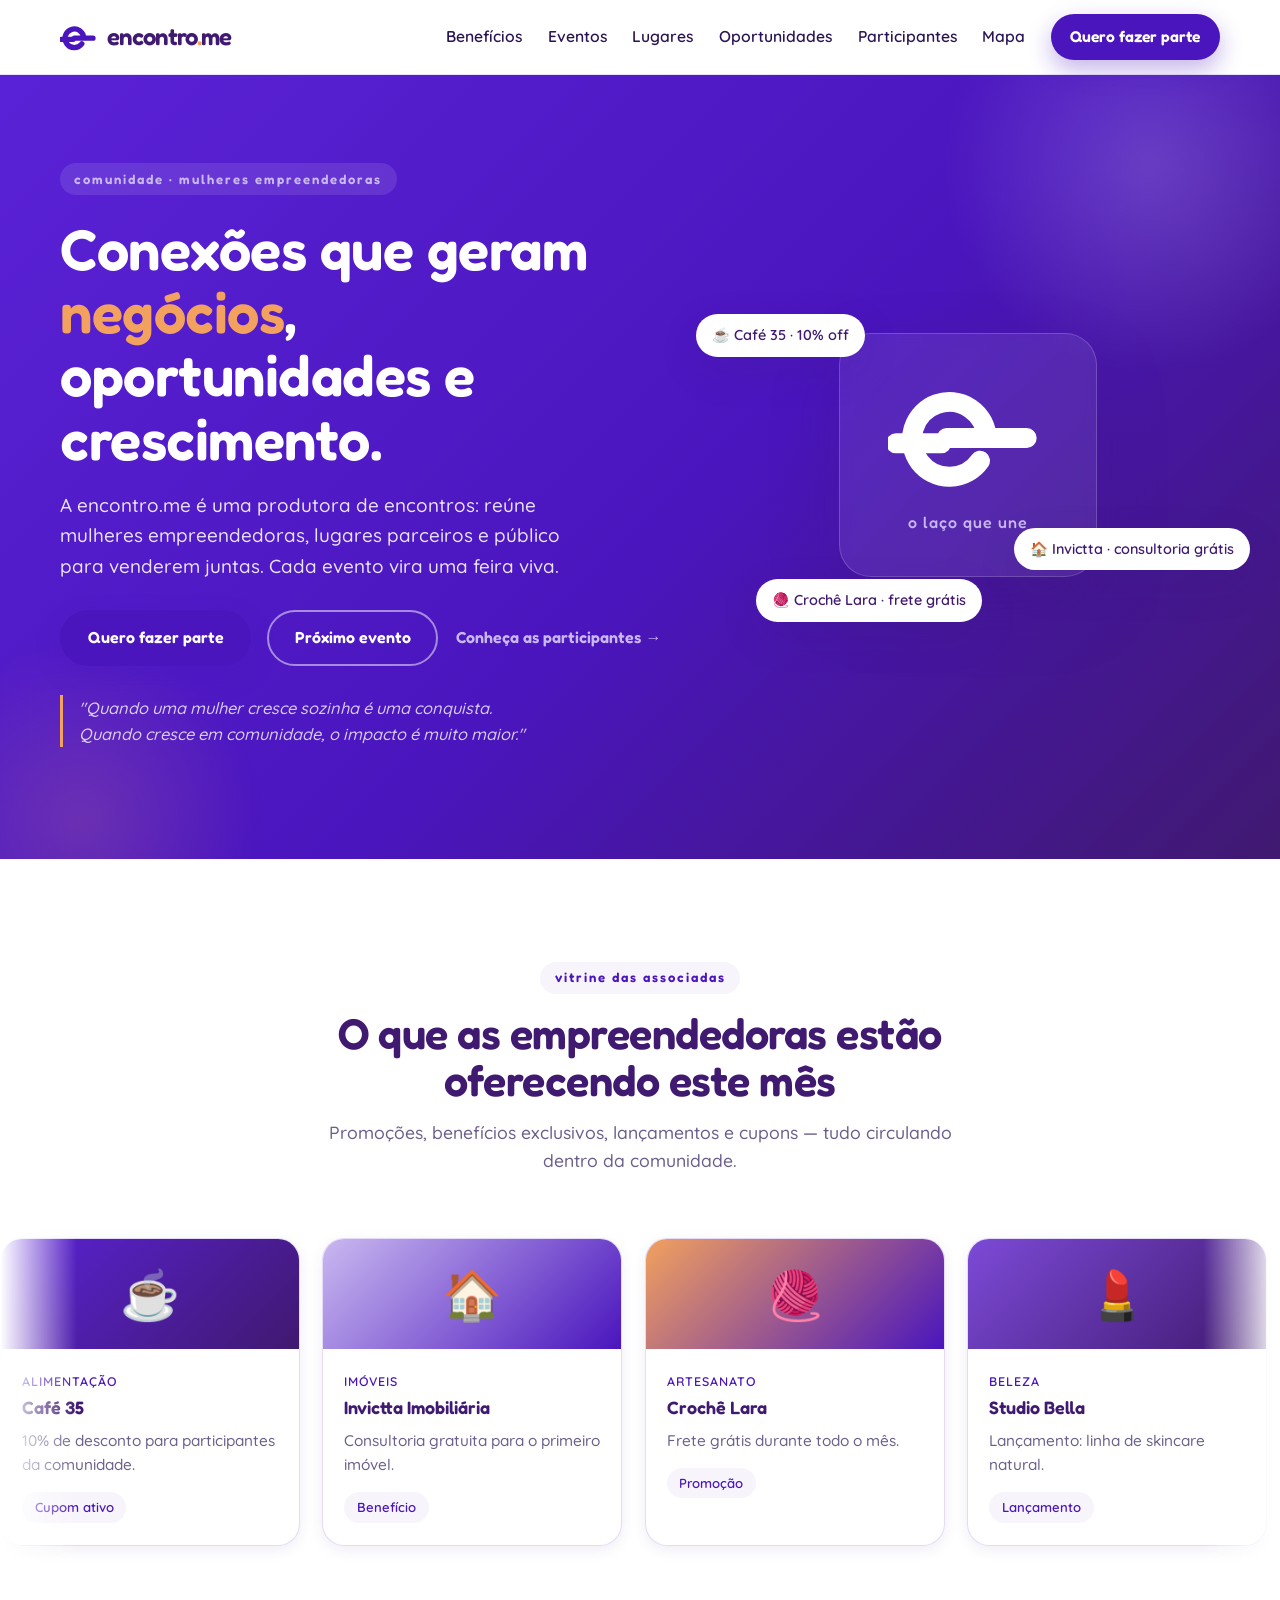
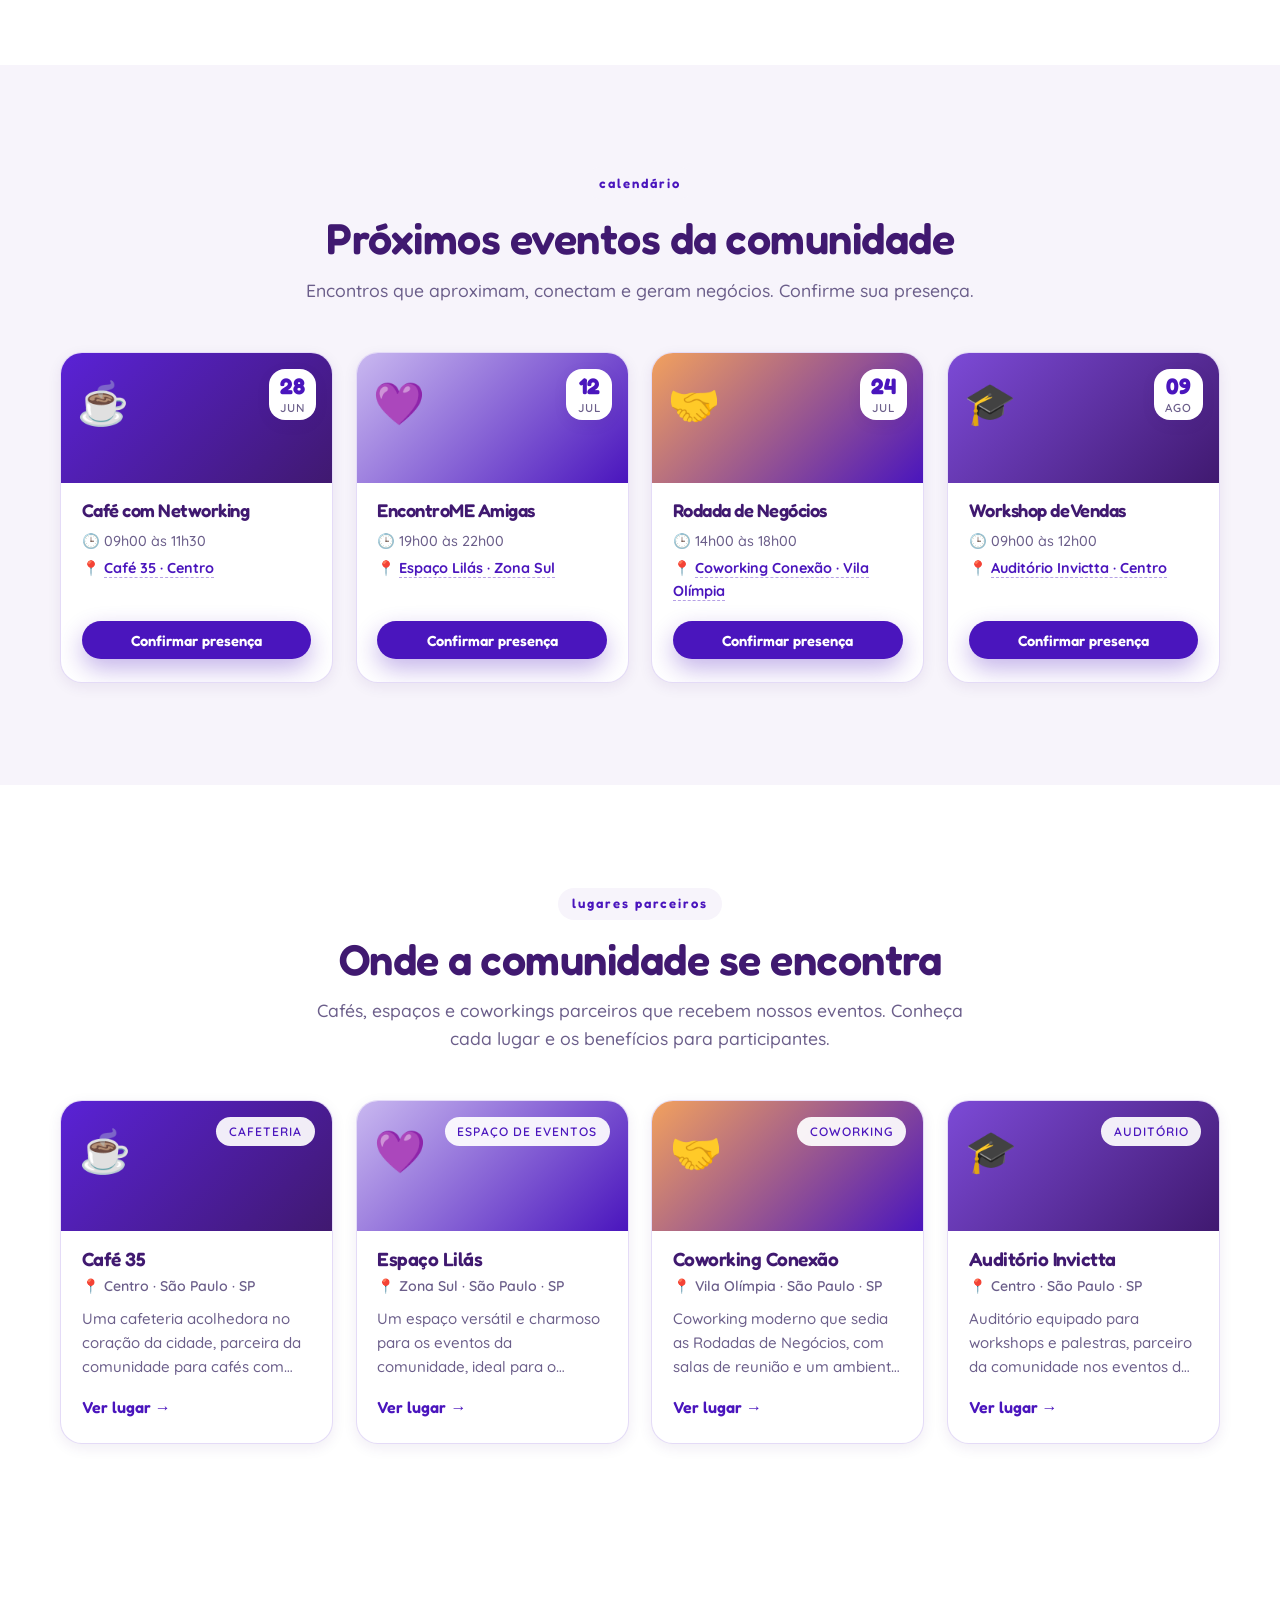
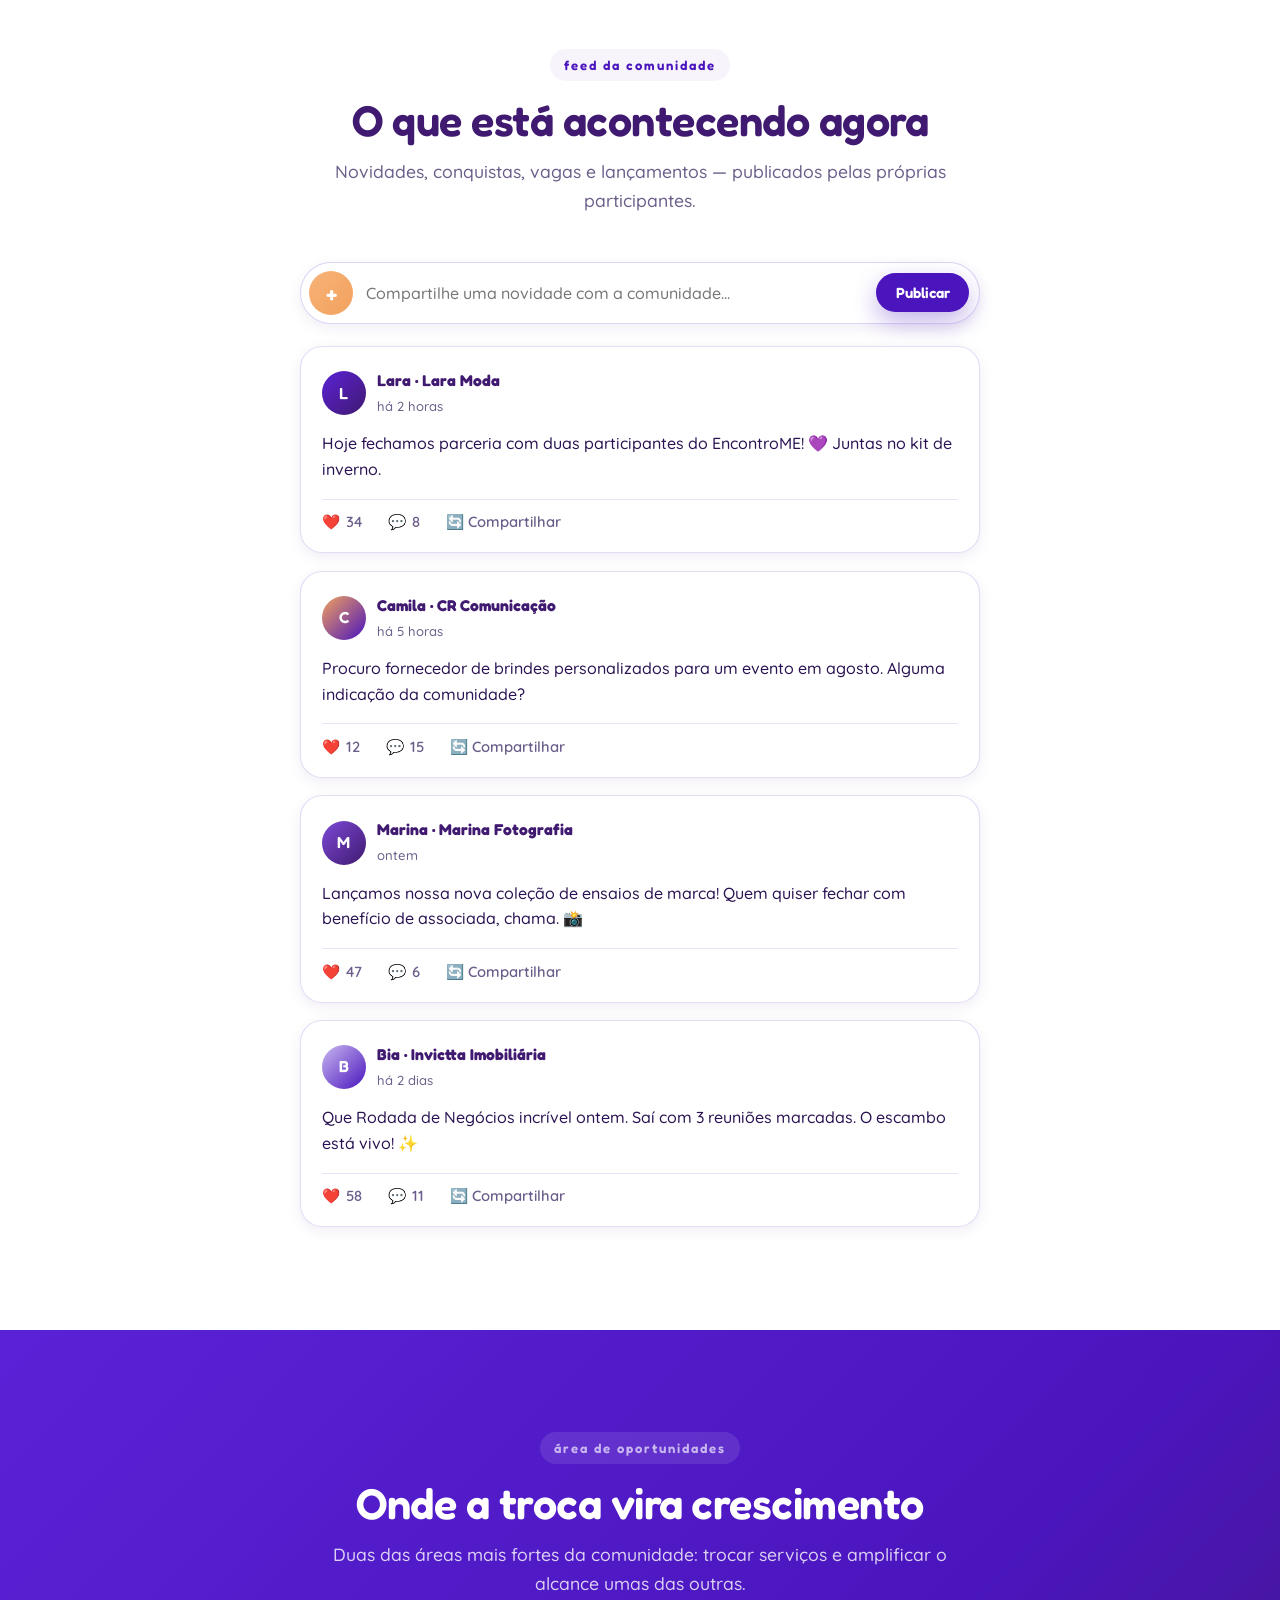
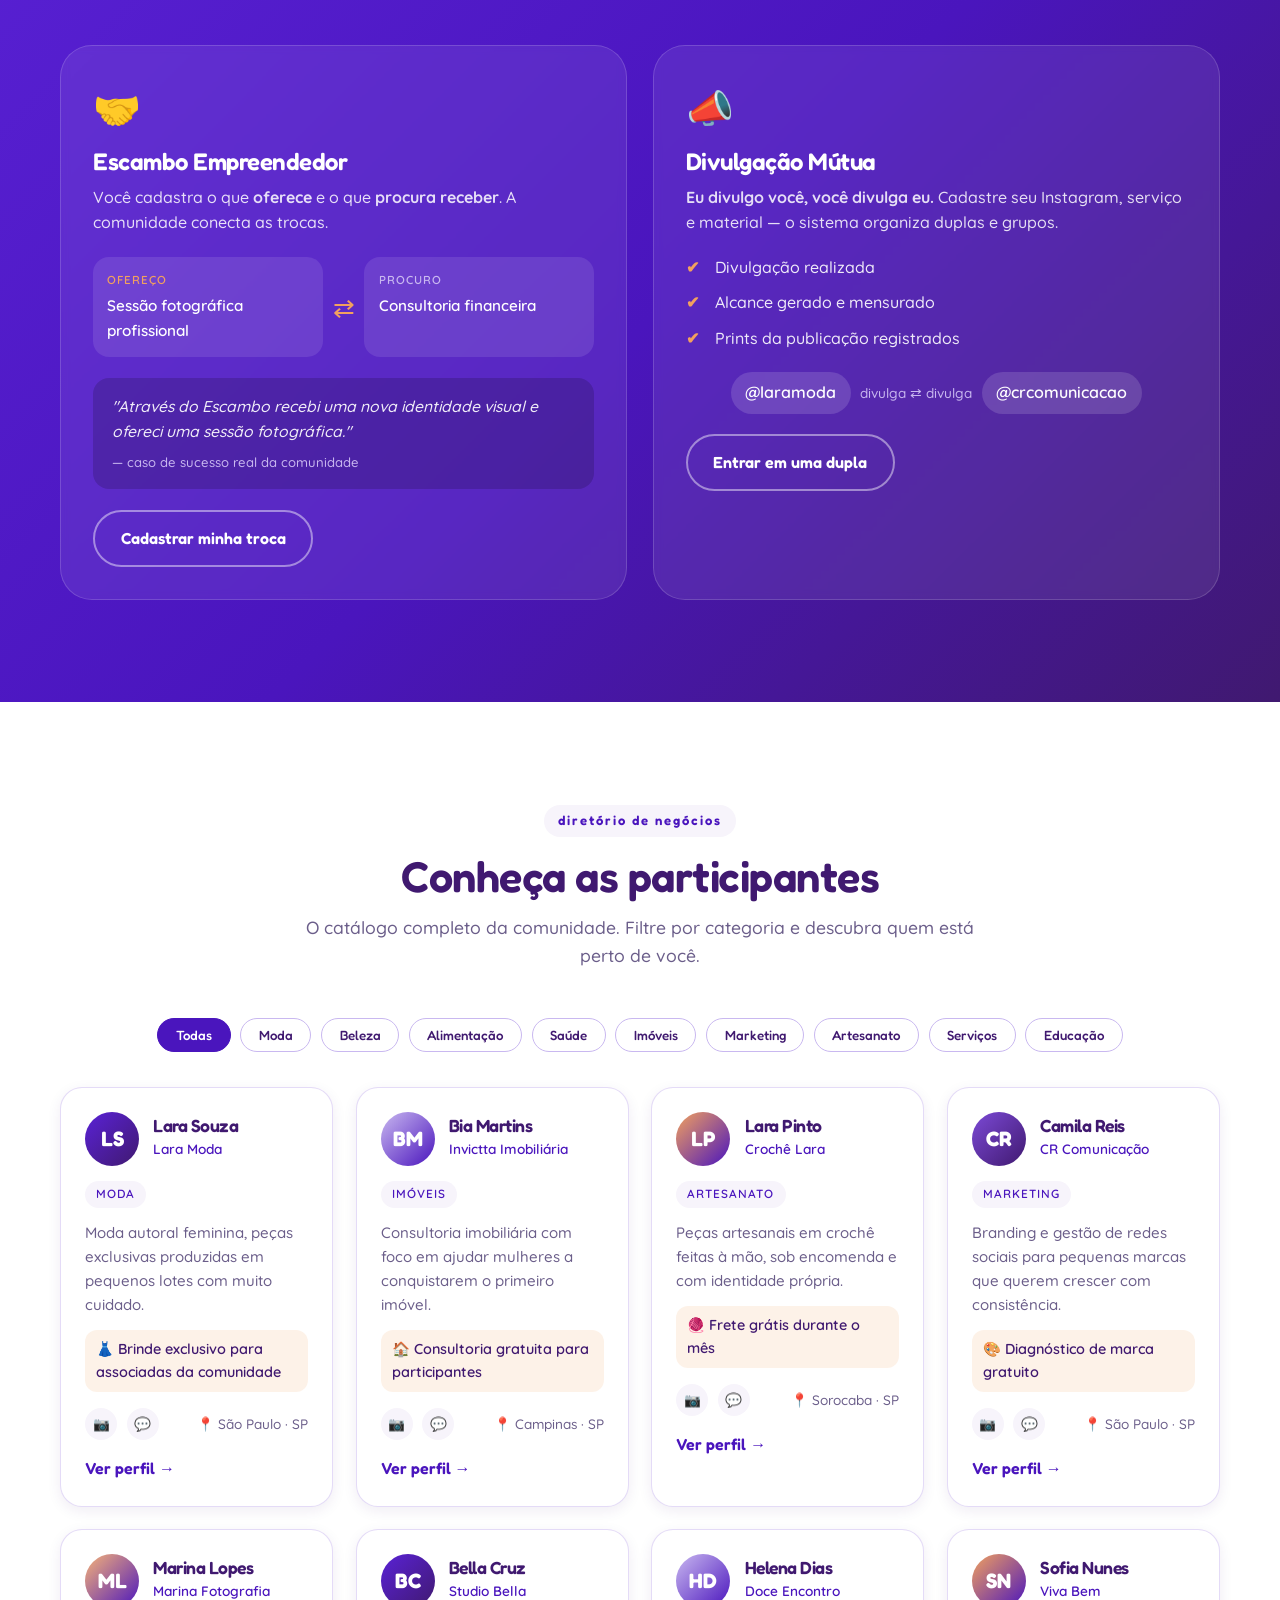
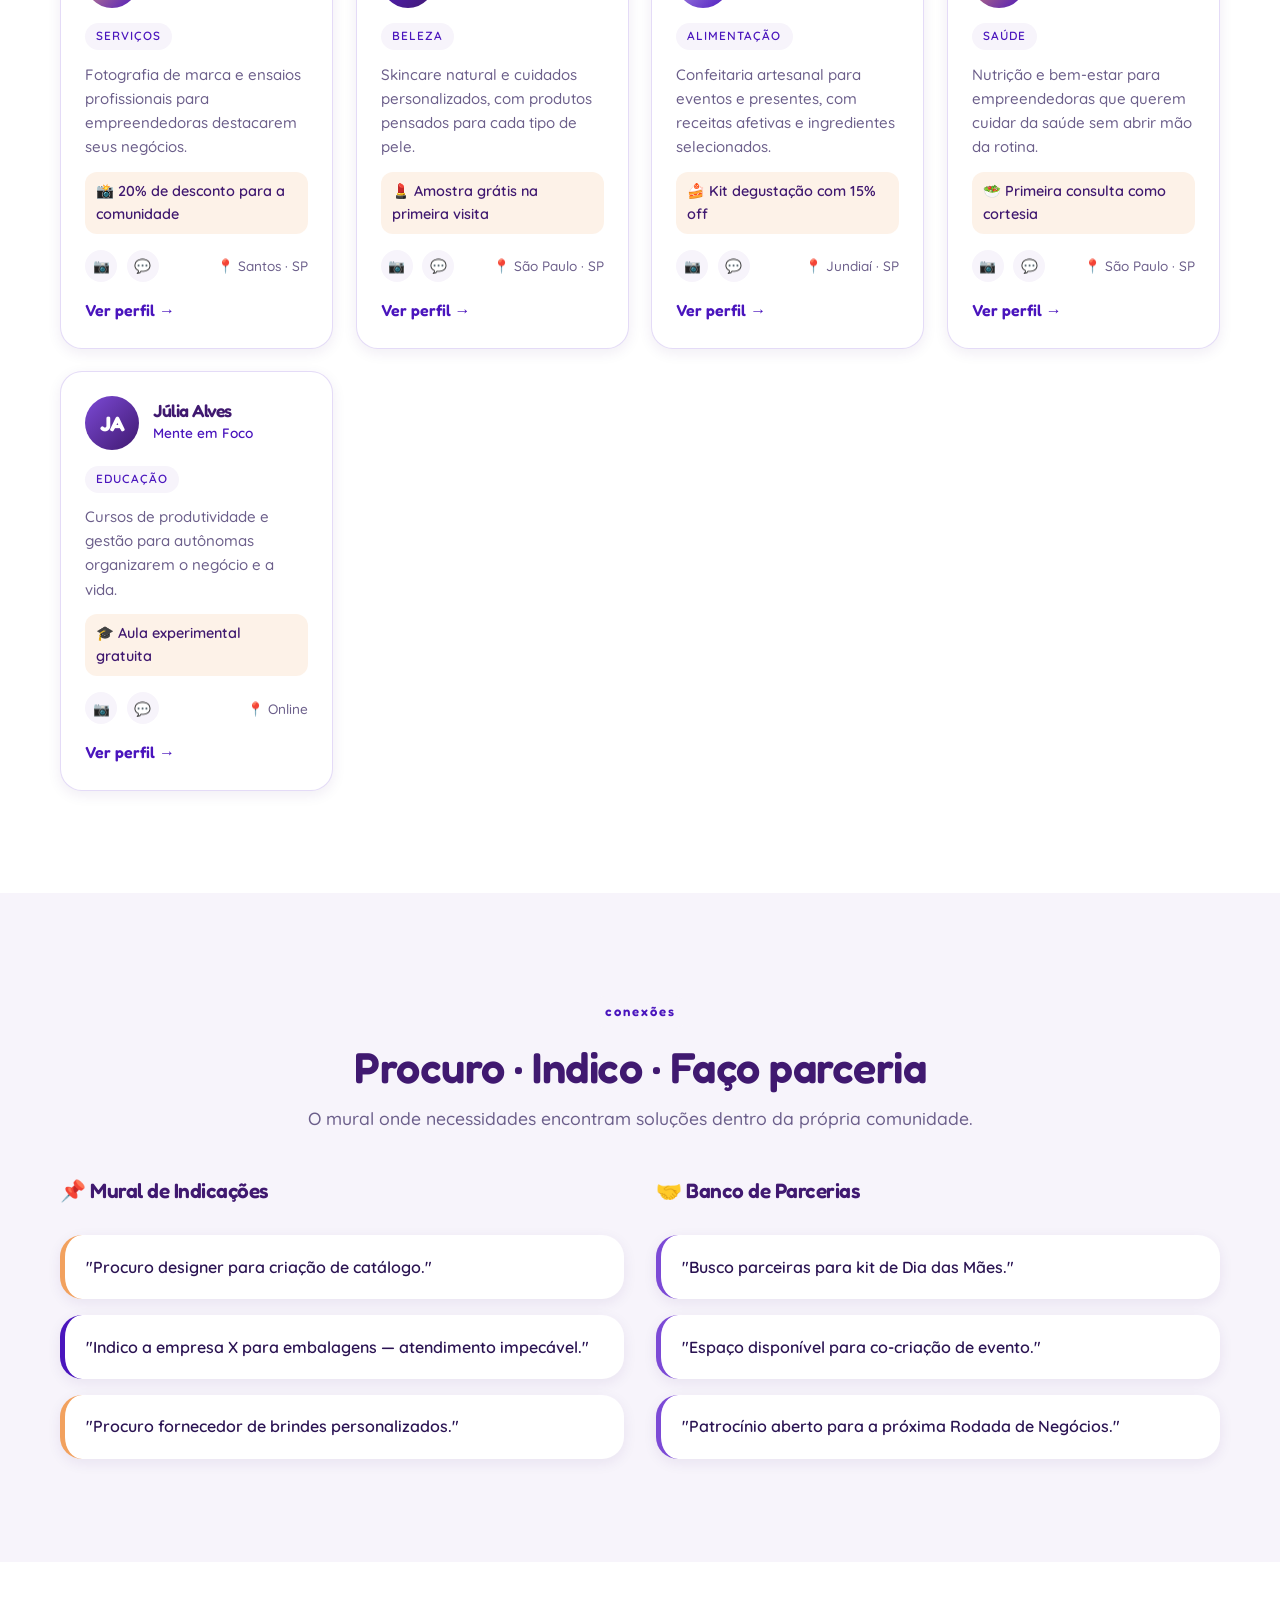
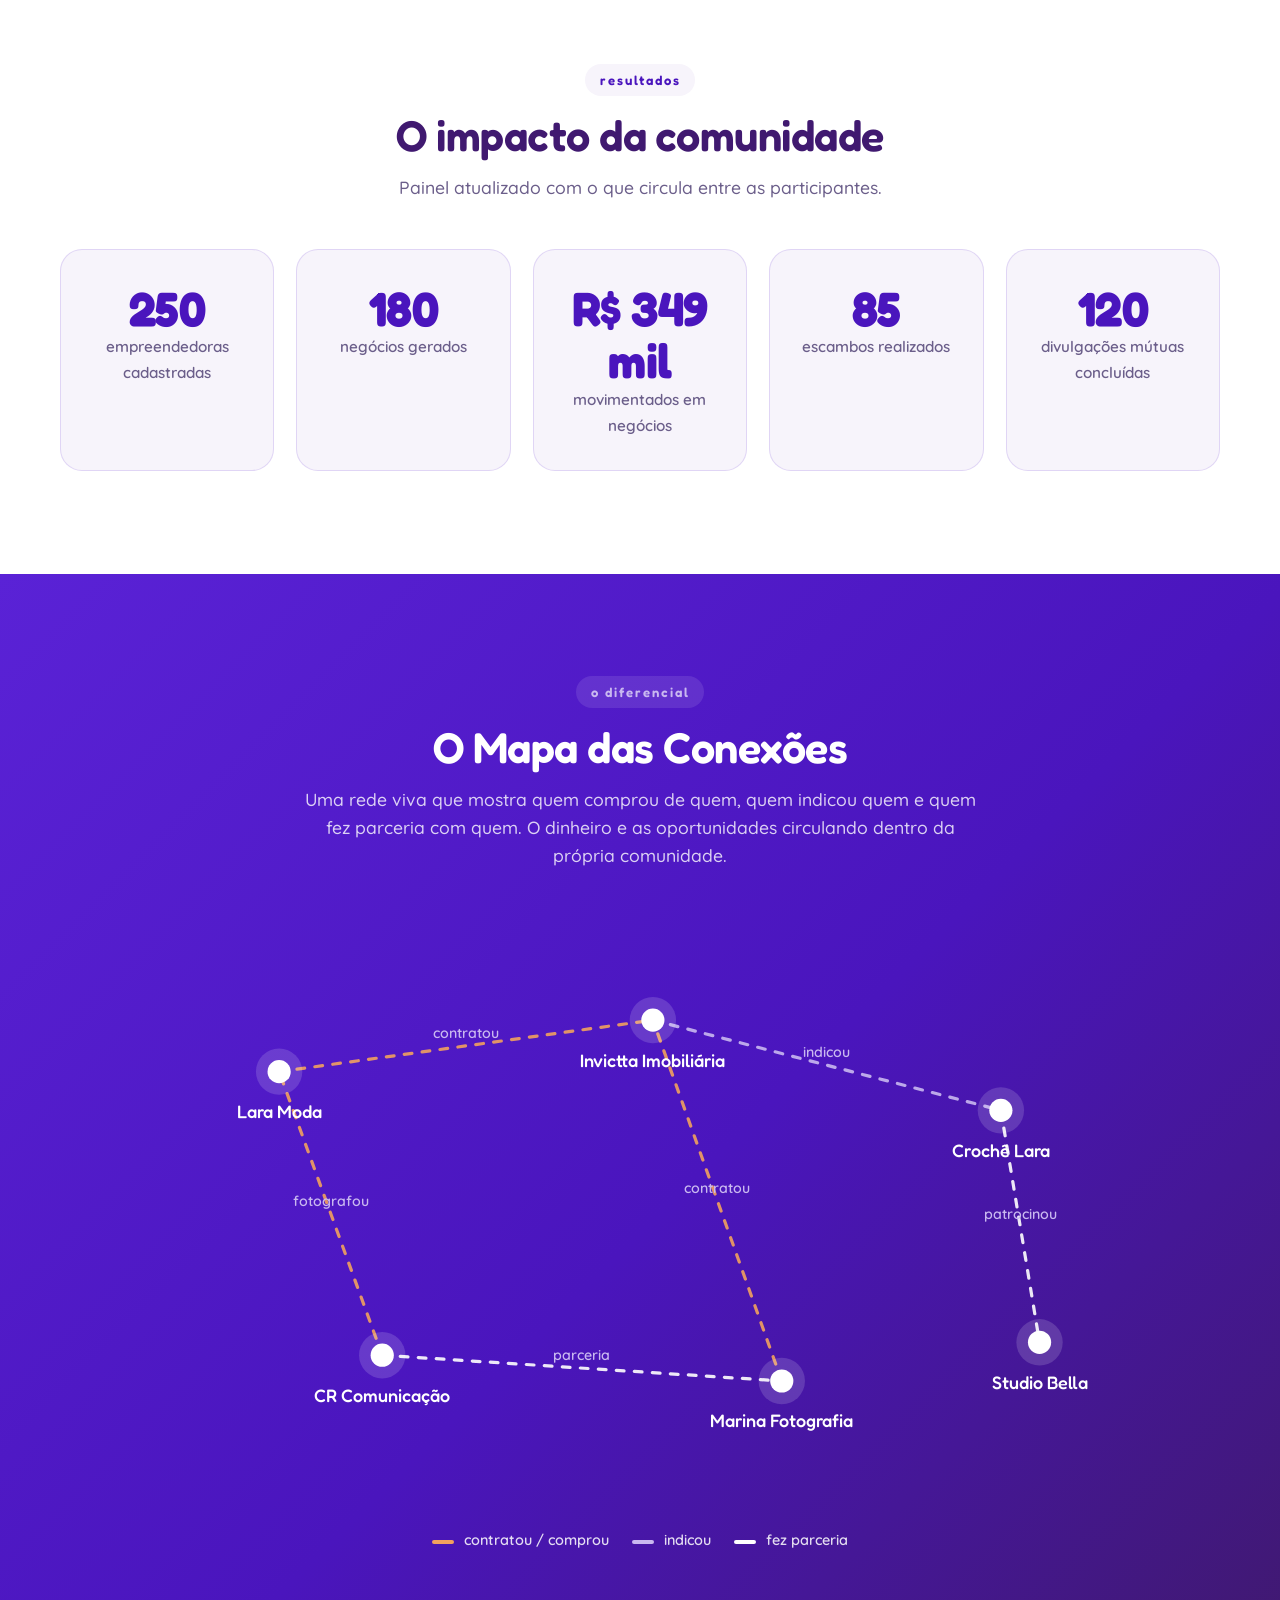
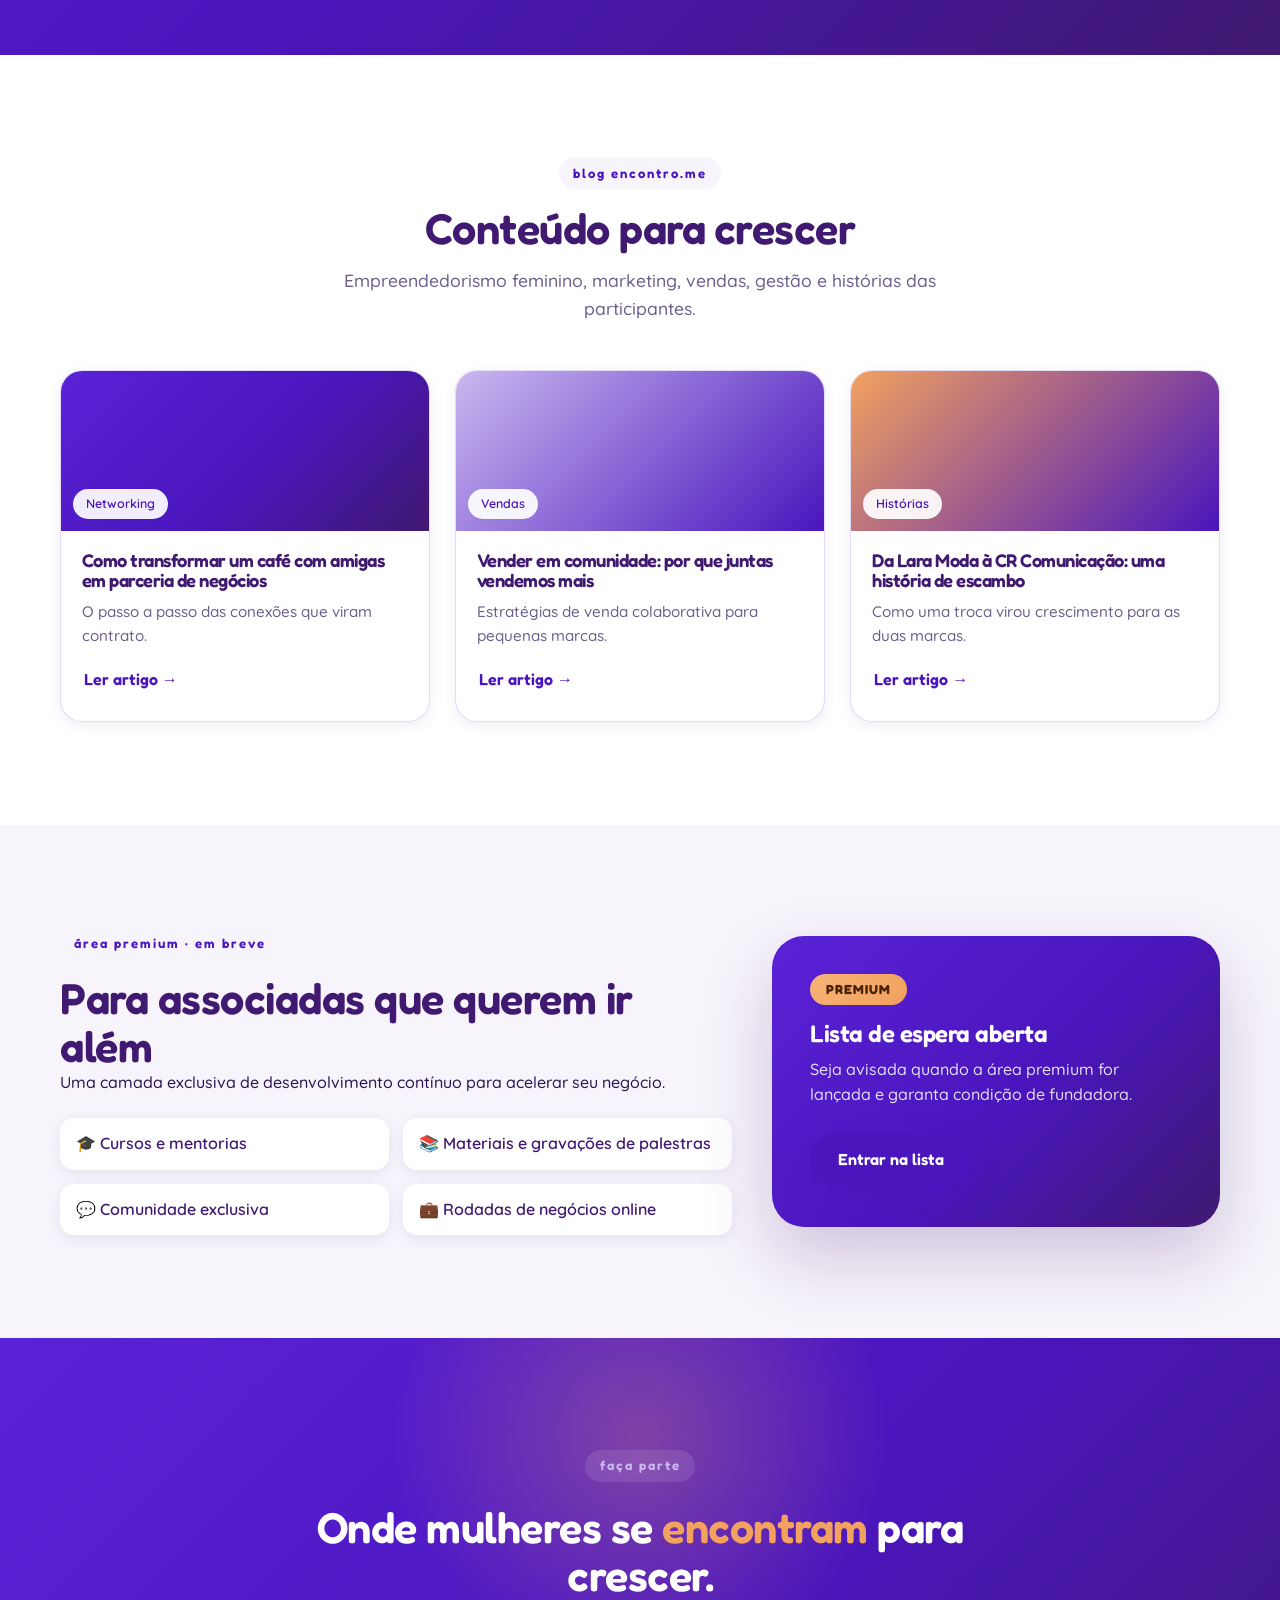
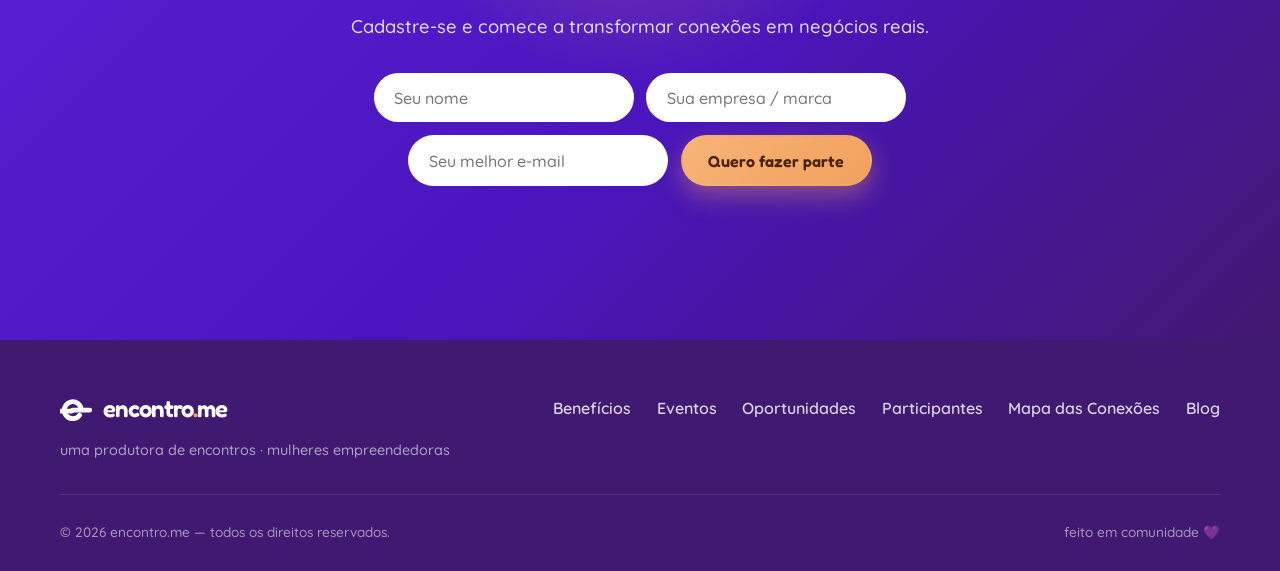
<file: index.html>
<!DOCTYPE html>
<html lang="pt-BR">
<head>
  <meta charset="UTF-8" />
  <meta name="viewport" content="width=device-width, initial-scale=1.0" />
  <title>encontro.me — Conexões que geram negócios, oportunidades e crescimento</title>
  <meta name="description" content="A comunidade de mulheres empreendedoras onde conexões viram negócios. Eventos, escambo, divulgação mútua, diretório e o Mapa das Conexões." />

  <!-- Fontes -->
  <link rel="preconnect" href="https://fonts.googleapis.com" />
  <link rel="preconnect" href="https://fonts.gstatic.com" crossorigin />
  <link href="https://fonts.googleapis.com/css2?family=Fredoka:wght@400;500;600;700&family=Quicksand:wght@400;500;600;700&display=swap" rel="stylesheet" />

  <link rel="stylesheet" href="assets/css/style.css" />
</head>
<body>

  <!-- ===================== HEADER ===================== -->
  <header class="site-header" id="topo">
    <div class="container header-inner">
      <a href="#topo" class="brand" aria-label="encontro.me">
        <span class="brand-symbol" aria-hidden="true">
          <svg viewBox="0 0 64 48" width="38" height="28">
            <path d="M2 28 H22 M40 26 a16 16 0 1 0 -3 9.6 M24 26 H56" fill="none" stroke="currentColor" stroke-width="9" stroke-linecap="round" stroke-linejoin="round"/>
          </svg>
        </span>
        <span class="brand-word">encontro<span class="dot">.</span>me</span>
      </a>

      <nav class="main-nav" id="mainNav" aria-label="Navegação principal">
        <a href="#vitrine">Benefícios</a>
        <a href="#eventos">Eventos</a>
        <a href="#lugares">Lugares</a>
        <a href="#oportunidades">Oportunidades</a>
        <a href="#diretorio">Participantes</a>
        <a href="#mapa">Mapa</a>
        <a href="#participar" class="btn btn-primary btn-sm nav-cta">Quero fazer parte</a>
      </nav>

      <button class="menu-toggle" id="menuToggle" aria-label="Abrir menu" aria-expanded="false">
        <span></span><span></span><span></span>
      </button>
    </div>
  </header>

  <main>
    <!-- ===================== HERO ===================== -->
    <section class="hero">
      <div class="hero-blob blob-1" aria-hidden="true"></div>
      <div class="hero-blob blob-2" aria-hidden="true"></div>
      <div class="container hero-inner">
        <div class="hero-copy reveal">
          <span class="eyebrow eyebrow-light">comunidade · mulheres empreendedoras</span>
          <h1>Conexões que geram <span class="hl">negócios</span>, oportunidades e crescimento.</h1>
          <p class="hero-sub">A encontro.me é uma produtora de encontros: reúne mulheres empreendedoras, lugares parceiros e público para venderem juntas. Cada evento vira uma feira viva.</p>
          <div class="hero-actions">
            <a href="#participar" class="btn btn-primary">Quero fazer parte</a>
            <a href="#eventos" class="btn btn-ghost">Próximo evento</a>
            <a href="#diretorio" class="btn btn-link">Conheça as participantes →</a>
          </div>
          <p class="hero-quote">"Quando uma mulher cresce sozinha é uma conquista. Quando cresce em comunidade, o impacto é muito maior."</p>
        </div>
        <div class="hero-art reveal" aria-hidden="true">
          <div class="laco-card">
            <svg viewBox="0 0 120 90" width="160" height="120" class="laco-big">
              <path d="M6 52 H40 M74 48 a28 28 0 1 0 -5 17 M44 48 H104" fill="none" stroke="currentColor" stroke-width="15" stroke-linecap="round" stroke-linejoin="round"/>
            </svg>
            <span>o laço que une</span>
          </div>
          <div class="float-pill pill-a">☕ Café 35 · 10% off</div>
          <div class="float-pill pill-b">🏠 Invictta · consultoria grátis</div>
          <div class="float-pill pill-c">🧶 Crochê Lara · frete grátis</div>
        </div>
      </div>
    </section>

    <!-- ===================== VITRINE DE BENEFÍCIOS ===================== -->
    <section class="section" id="vitrine">
      <div class="container">
        <header class="section-head">
          <span class="eyebrow">vitrine das associadas</span>
          <h2>O que as empreendedoras estão oferecendo este mês</h2>
          <p class="section-lead">Promoções, benefícios exclusivos, lançamentos e cupons — tudo circulando dentro da comunidade.</p>
        </header>
      </div>

      <div class="carousel" id="vitrineCarousel">
        <div class="carousel-track" id="vitrineTrack">
          <!-- cards injetados via JS (duplicados para loop infinito) -->
        </div>
      </div>
    </section>

    <!-- ===================== EVENTOS ===================== -->
    <section class="section section-soft" id="eventos">
      <div class="container">
        <header class="section-head">
          <span class="eyebrow">calendário</span>
          <h2>Próximos eventos da comunidade</h2>
          <p class="section-lead">Encontros que aproximam, conectam e geram negócios. Confirme sua presença.</p>
        </header>

        <div class="events-grid" id="eventsGrid"><!-- cards via JS --></div>
      </div>
    </section>

    <!-- ===================== LUGARES PARCEIROS ===================== -->
    <section class="section" id="lugares">
      <div class="container">
        <header class="section-head">
          <span class="eyebrow">lugares parceiros</span>
          <h2>Onde a comunidade se encontra</h2>
          <p class="section-lead">Cafés, espaços e coworkings parceiros que recebem nossos eventos. Conheça cada lugar e os benefícios para participantes.</p>
        </header>

        <div class="places-grid" id="placesGrid"><!-- cards via JS --></div>
      </div>
    </section>

    <!-- ===================== FEED ===================== -->
    <section class="section" id="feed">
      <div class="container">
        <header class="section-head">
          <span class="eyebrow">feed da comunidade</span>
          <h2>O que está acontecendo agora</h2>
          <p class="section-lead">Novidades, conquistas, vagas e lançamentos — publicados pelas próprias participantes.</p>
        </header>

        <div class="feed-wrap">
          <div class="feed-compose">
            <div class="avatar avatar-you">+</div>
            <input type="text" placeholder="Compartilhe uma novidade com a comunidade..." aria-label="Escrever publicação" />
            <button class="btn btn-primary btn-sm">Publicar</button>
          </div>
          <div class="feed-list" id="feedList"><!-- posts via JS --></div>
        </div>
      </div>
    </section>

    <!-- ===================== OPORTUNIDADES (Escambo + Divulgação) ===================== -->
    <section class="section section-deep" id="oportunidades">
      <div class="container">
        <header class="section-head section-head-light">
          <span class="eyebrow eyebrow-light">área de oportunidades</span>
          <h2>Onde a troca vira crescimento</h2>
          <p class="section-lead">Duas das áreas mais fortes da comunidade: trocar serviços e amplificar o alcance umas das outras.</p>
        </header>

        <div class="opp-grid">
          <!-- Escambo -->
          <article class="opp-card">
            <div class="opp-icon">🤝</div>
            <h3>Escambo Empreendedor</h3>
            <p>Você cadastra o que <strong>oferece</strong> e o que <strong>procura receber</strong>. A comunidade conecta as trocas.</p>
            <div class="escambo-demo">
              <div class="escambo-side offer"><span>Ofereço</span>Sessão fotográfica profissional</div>
              <div class="escambo-swap" aria-hidden="true">⇄</div>
              <div class="escambo-side want"><span>Procuro</span>Consultoria financeira</div>
            </div>
            <blockquote class="case">
              "Através do Escambo recebi uma nova identidade visual e ofereci uma sessão fotográfica."
              <cite>— caso de sucesso real da comunidade</cite>
            </blockquote>
            <a href="#participar" class="btn btn-ghost btn-on-deep">Cadastrar minha troca</a>
          </article>

          <!-- Divulgação mútua -->
          <article class="opp-card">
            <div class="opp-icon">📣</div>
            <h3>Divulgação Mútua</h3>
            <p><strong>Eu divulgo você, você divulga eu.</strong> Cadastre seu Instagram, serviço e material — o sistema organiza duplas e grupos.</p>
            <ul class="check-list">
              <li>Divulgação realizada</li>
              <li>Alcance gerado e mensurado</li>
              <li>Prints da publicação registrados</li>
            </ul>
            <div class="duo-demo" aria-hidden="true">
              <span class="duo-chip">@laramoda</span>
              <span class="duo-link">divulga ⇄ divulga</span>
              <span class="duo-chip">@crcomunicacao</span>
            </div>
            <a href="#participar" class="btn btn-ghost btn-on-deep">Entrar em uma dupla</a>
          </article>
        </div>
      </div>
    </section>

    <!-- ===================== DIRETÓRIO ===================== -->
    <section class="section" id="diretorio">
      <div class="container">
        <header class="section-head">
          <span class="eyebrow">diretório de negócios</span>
          <h2>Conheça as participantes</h2>
          <p class="section-lead">O catálogo completo da comunidade. Filtre por categoria e descubra quem está perto de você.</p>
        </header>

        <div class="filters" id="dirFilters" role="tablist" aria-label="Filtrar por categoria"></div>
        <div class="dir-grid" id="dirGrid"><!-- cards via JS --></div>
      </div>
    </section>

    <!-- ===================== CONEXÕES (Mural + Parcerias) ===================== -->
    <section class="section section-soft" id="conexoes">
      <div class="container">
        <header class="section-head">
          <span class="eyebrow">conexões</span>
          <h2>Procuro · Indico · Faço parceria</h2>
          <p class="section-lead">O mural onde necessidades encontram soluções dentro da própria comunidade.</p>
        </header>

        <div class="board-grid">
          <div class="board-col">
            <h3 class="board-title">📌 Mural de Indicações</h3>
            <div class="board-card seek">"Procuro designer para criação de catálogo."</div>
            <div class="board-card give">"Indico a empresa X para embalagens — atendimento impecável."</div>
            <div class="board-card seek">"Procuro fornecedor de brindes personalizados."</div>
          </div>
          <div class="board-col">
            <h3 class="board-title">🤝 Banco de Parcerias</h3>
            <div class="board-card partner">"Busco parceiras para kit de Dia das Mães."</div>
            <div class="board-card partner">"Espaço disponível para co-criação de evento."</div>
            <div class="board-card partner">"Patrocínio aberto para a próxima Rodada de Negócios."</div>
          </div>
        </div>
      </div>
    </section>

    <!-- ===================== IMPACTO ===================== -->
    <section class="section" id="impacto">
      <div class="container">
        <header class="section-head">
          <span class="eyebrow">resultados</span>
          <h2>O impacto da comunidade</h2>
          <p class="section-lead">Painel atualizado com o que circula entre as participantes.</p>
        </header>

        <div class="stats-grid" id="statsGrid">
          <div class="stat-card"><span class="stat-num" data-target="250">0</span><span class="stat-label">empreendedoras cadastradas</span></div>
          <div class="stat-card"><span class="stat-num" data-target="180">0</span><span class="stat-label">negócios gerados</span></div>
          <div class="stat-card"><span class="stat-num" data-prefix="R$ " data-target="350" data-suffix=" mil">0</span><span class="stat-label">movimentados em negócios</span></div>
          <div class="stat-card"><span class="stat-num" data-target="85">0</span><span class="stat-label">escambos realizados</span></div>
          <div class="stat-card"><span class="stat-num" data-target="120">0</span><span class="stat-label">divulgações mútuas concluídas</span></div>
        </div>
      </div>
    </section>

    <!-- ===================== MAPA DAS CONEXÕES (diferencial) ===================== -->
    <section class="section section-deep" id="mapa">
      <div class="container">
        <header class="section-head section-head-light">
          <span class="eyebrow eyebrow-light">o diferencial</span>
          <h2>O Mapa das Conexões</h2>
          <p class="section-lead">Uma rede viva que mostra quem comprou de quem, quem indicou quem e quem fez parceria com quem. O dinheiro e as oportunidades circulando dentro da própria comunidade.</p>
        </header>

        <svg id="connMap" viewBox="0 0 900 460" preserveAspectRatio="xMidYMid meet" role="img" aria-label="Mapa de conexões entre participantes da comunidade"></svg>
        <div class="map-legend">
          <span><i class="dot-buy"></i> contratou / comprou</span>
          <span><i class="dot-rec"></i> indicou</span>
          <span><i class="dot-part"></i> fez parceria</span>
        </div>
      </div>
    </section>

    <!-- ===================== BLOG ===================== -->
    <section class="section" id="blog">
      <div class="container">
        <header class="section-head">
          <span class="eyebrow">blog encontro.me</span>
          <h2>Conteúdo para crescer</h2>
          <p class="section-lead">Empreendedorismo feminino, marketing, vendas, gestão e histórias das participantes.</p>
        </header>

        <div class="blog-grid">
          <article class="blog-card">
            <div class="blog-thumb thumb-1"><span class="tag">Networking</span></div>
            <h3>Como transformar um café com amigas em parceria de negócios</h3>
            <p>O passo a passo das conexões que viram contrato.</p>
            <a href="#" class="btn btn-link">Ler artigo →</a>
          </article>
          <article class="blog-card">
            <div class="blog-thumb thumb-2"><span class="tag">Vendas</span></div>
            <h3>Vender em comunidade: por que juntas vendemos mais</h3>
            <p>Estratégias de venda colaborativa para pequenas marcas.</p>
            <a href="#" class="btn btn-link">Ler artigo →</a>
          </article>
          <article class="blog-card">
            <div class="blog-thumb thumb-3"><span class="tag">Histórias</span></div>
            <h3>Da Lara Moda à CR Comunicação: uma história de escambo</h3>
            <p>Como uma troca virou crescimento para as duas marcas.</p>
            <a href="#" class="btn btn-link">Ler artigo →</a>
          </article>
        </div>
      </div>
    </section>

    <!-- ===================== PREMIUM (futura) ===================== -->
    <section class="section section-soft" id="premium">
      <div class="container premium-inner">
        <div class="premium-copy">
          <span class="eyebrow">área premium · em breve</span>
          <h2>Para associadas que querem ir além</h2>
          <p class="section-lead">Uma camada exclusiva de desenvolvimento contínuo para acelerar seu negócio.</p>
          <ul class="premium-list">
            <li>🎓 Cursos e mentorias</li>
            <li>📚 Materiais e gravações de palestras</li>
            <li>💬 Comunidade exclusiva</li>
            <li>💼 Rodadas de negócios online</li>
          </ul>
        </div>
        <div class="premium-card">
          <span class="premium-badge">Premium</span>
          <h3>Lista de espera aberta</h3>
          <p>Seja avisada quando a área premium for lançada e garanta condição de fundadora.</p>
          <a href="#participar" class="btn btn-primary">Entrar na lista</a>
        </div>
      </div>
    </section>

    <!-- ===================== CTA FINAL / PARTICIPAR ===================== -->
    <section class="cta-final" id="participar">
      <div class="cta-blob" aria-hidden="true"></div>
      <div class="container cta-inner">
        <span class="eyebrow eyebrow-light">faça parte</span>
        <h2>Onde mulheres se <span class="hl-peach">encontram</span> para crescer.</h2>
        <p>Cadastre-se e comece a transformar conexões em negócios reais.</p>
        <form class="cta-form" id="ctaForm" novalidate>
          <input type="text" name="nome" placeholder="Seu nome" aria-label="Seu nome" required />
          <input type="text" name="empresa" placeholder="Sua empresa / marca" aria-label="Sua empresa" />
          <input type="email" name="email" placeholder="Seu melhor e-mail" aria-label="Seu e-mail" required />
          <button type="submit" class="btn btn-peach">Quero fazer parte</button>
        </form>
        <p class="cta-note" id="ctaNote" role="status"></p>
      </div>
    </section>
  </main>

  <!-- ===================== FOOTER ===================== -->
  <footer class="site-footer">
    <div class="container footer-inner">
      <div class="footer-brand">
        <span class="brand brand-footer">
          <span class="brand-symbol" aria-hidden="true">
            <svg viewBox="0 0 64 48" width="34" height="26"><path d="M2 28 H22 M40 26 a16 16 0 1 0 -3 9.6 M24 26 H56" fill="none" stroke="currentColor" stroke-width="9" stroke-linecap="round" stroke-linejoin="round"/></svg>
          </span>
          <span class="brand-word">encontro<span class="dot">.</span>me</span>
        </span>
        <p>uma produtora de encontros · mulheres empreendedoras</p>
      </div>
      <nav class="footer-nav" aria-label="Rodapé">
        <a href="#vitrine">Benefícios</a>
        <a href="#eventos">Eventos</a>
        <a href="#oportunidades">Oportunidades</a>
        <a href="#diretorio">Participantes</a>
        <a href="#mapa">Mapa das Conexões</a>
        <a href="#blog">Blog</a>
      </nav>
    </div>
    <div class="container footer-bottom">
      <span>© 2026 encontro.me — todos os direitos reservados.</span>
      <span>feito em comunidade 💜</span>
    </div>
  </footer>

  <script src="assets/js/data.js"></script>
  <script src="assets/js/main.js"></script>
</body>
</html>
</file>
<file: assets/css/style.css>
/* =========================================================
   encontro.me — Landing da Comunidade
   Identidade: roxo conexão, laço, formas redondas, leveza
   ========================================================= */

:root {
  /* Paleta oficial */
  --roxo: #4A15BD;        /* roxo conexão — principal */
  --roxo-deep: #401970;   /* roxo profundo — fundos/textos */
  --lilas: #C9B8F0;       /* lilás — apoio/suave */
  --branco-lilas: #F7F4FB;/* fundo claro — respiro */
  --pessego: #F2A15E;     /* acento quente */

  --roxo-700: #3a0f96;
  --ink: #2a1352;         /* texto sobre claro */
  --ink-soft: #6b5e8a;    /* texto secundário */
  --white: #ffffff;

  --grad-roxo: linear-gradient(135deg, #5a22d6 0%, #4A15BD 55%, #401970 100%);
  --grad-peach: linear-gradient(135deg, #f7b377 0%, #F2A15E 100%);

  --shadow-sm: 0 4px 14px rgba(64, 25, 112, .08);
  --shadow-md: 0 14px 40px rgba(64, 25, 112, .14);
  --shadow-lg: 0 30px 70px rgba(64, 25, 112, .22);

  --radius: 22px;
  --radius-lg: 32px;
  --radius-pill: 999px;

  --container: 1160px;
  --font-display: 'Fredoka', sans-serif;
  --font-body: 'Quicksand', sans-serif;
}

/* ---------- Reset / base ---------- */
* { margin: 0; padding: 0; box-sizing: border-box; }
html { scroll-behavior: smooth; scroll-padding-top: 90px; }
body {
  font-family: var(--font-body);
  color: var(--ink);
  background: var(--white);
  line-height: 1.6;
  font-weight: 500;
  -webkit-font-smoothing: antialiased;
  overflow-x: hidden;
}
img { max-width: 100%; display: block; }
a { color: inherit; text-decoration: none; }
ul { list-style: none; }

h1, h2, h3, .brand-word, .stat-num {
  font-family: var(--font-display);
  font-weight: 600;
  line-height: 1.1;
  letter-spacing: -.5px;
  color: var(--roxo-deep);
}
h1 { font-size: clamp(2.1rem, 5vw, 3.6rem); }
h2 { font-size: clamp(1.7rem, 3.6vw, 2.7rem); }
h3 { font-size: 1.25rem; }

.container { width: min(100% - 40px, var(--container)); margin-inline: auto; }

/* ---------- Botões ---------- */
.btn {
  display: inline-flex; align-items: center; justify-content: center; gap: .5rem;
  font-family: var(--font-display); font-weight: 600; font-size: 1rem;
  padding: .85rem 1.6rem; border-radius: var(--radius-pill);
  border: 2px solid transparent; cursor: pointer;
  transition: transform .2s ease, box-shadow .2s ease, background .2s ease, color .2s ease;
  white-space: nowrap;
}
.btn-sm { padding: .55rem 1.1rem; font-size: .92rem; }
.btn-primary { background: var(--roxo); color: var(--white); box-shadow: 0 10px 24px rgba(74,21,189,.32); }
.btn-primary:hover { transform: translateY(-2px); box-shadow: 0 16px 32px rgba(74,21,189,.4); }
.btn-peach { background: var(--grad-peach); color: #4a2407; box-shadow: 0 10px 24px rgba(242,161,94,.4); }
.btn-peach:hover { transform: translateY(-2px); box-shadow: 0 16px 34px rgba(242,161,94,.5); }
.btn-ghost { background: transparent; color: var(--roxo); border-color: var(--lilas); }
.btn-ghost:hover { background: var(--branco-lilas); border-color: var(--roxo); transform: translateY(-2px); }
.btn-on-deep { color: var(--white); border-color: rgba(255,255,255,.45); }
.btn-on-deep:hover { background: rgba(255,255,255,.12); border-color: #fff; }
.btn-link { background: none; color: var(--roxo); padding: .4rem 0; }
.btn-link:hover { color: var(--pessego); }

/* ---------- Marca / logo ---------- */
.brand { display: inline-flex; align-items: center; gap: .55rem; color: var(--roxo); }
.brand-symbol { color: var(--roxo); display: inline-flex; }
.brand-word { font-size: 1.5rem; font-weight: 600; color: var(--roxo-deep); letter-spacing: -1px; }
.brand-word .dot { color: var(--pessego); }

/* ---------- Header ---------- */
.site-header {
  position: sticky; top: 0; z-index: 100;
  background: rgba(255,255,255,.82); backdrop-filter: blur(14px);
  border-bottom: 1px solid rgba(201,184,240,.4);
  transition: box-shadow .3s ease;
}
.site-header.scrolled { box-shadow: var(--shadow-sm); }
.header-inner { display: flex; align-items: center; justify-content: space-between; height: 74px; }
.main-nav { display: flex; align-items: center; gap: 1.6rem; }
.main-nav a { font-weight: 600; color: var(--ink); font-size: .98rem; transition: color .2s; }
.main-nav a:not(.btn):hover { color: var(--roxo); }
.nav-cta { color: var(--white) !important; }

.menu-toggle { display: none; flex-direction: column; gap: 5px; background: none; border: 0; cursor: pointer; padding: 8px; }
.menu-toggle span { width: 26px; height: 3px; background: var(--roxo-deep); border-radius: 3px; transition: .3s; }
.menu-toggle[aria-expanded="true"] span:nth-child(1) { transform: translateY(8px) rotate(45deg); }
.menu-toggle[aria-expanded="true"] span:nth-child(2) { opacity: 0; }
.menu-toggle[aria-expanded="true"] span:nth-child(3) { transform: translateY(-8px) rotate(-45deg); }

/* ---------- Eyebrow / section heads ---------- */
.eyebrow {
  display: inline-block; font-family: var(--font-display); font-weight: 600;
  text-transform: lowercase; letter-spacing: 2px; font-size: .82rem;
  color: var(--roxo); background: var(--branco-lilas);
  padding: .35rem .9rem; border-radius: var(--radius-pill); margin-bottom: 1rem;
}
.eyebrow-light { color: var(--lilas); background: rgba(255,255,255,.1); }

.section { padding: clamp(3.5rem, 8vw, 6.5rem) 0; }
.section-soft { background: var(--branco-lilas); }
.section-deep { background: var(--grad-roxo); }
.section-head { max-width: 680px; margin: 0 auto 3rem; text-align: center; }
.section-head .section-lead { color: var(--ink-soft); font-size: 1.1rem; margin-top: .8rem; }
.section-head-light h2 { color: var(--white); }
.section-head-light .section-lead { color: rgba(255,255,255,.8); }

.hl { color: var(--roxo); }
.hl-peach { color: var(--pessego); }

/* =========================================================
   HERO
   ========================================================= */
.hero { position: relative; background: var(--grad-roxo); color: var(--white); overflow: hidden; padding: clamp(3rem, 7vw, 5.5rem) 0 clamp(4rem, 9vw, 7rem); }
.hero-blob { position: absolute; border-radius: 50%; filter: blur(10px); opacity: .5; }
.blob-1 { width: 420px; height: 420px; background: radial-gradient(circle, rgba(201,184,240,.5), transparent 70%); top: -120px; right: -80px; }
.blob-2 { width: 360px; height: 360px; background: radial-gradient(circle, rgba(242,161,94,.35), transparent 70%); bottom: -140px; left: -100px; }
.hero-inner { position: relative; display: grid; grid-template-columns: 1.1fr .9fr; gap: 2.5rem; align-items: center; }
.hero h1 { color: var(--white); margin: .4rem 0 1.2rem; }
.hero h1 .hl { color: var(--pessego); }
.hero-sub { font-size: 1.18rem; color: rgba(255,255,255,.88); max-width: 540px; }
.hero-actions { display: flex; flex-wrap: wrap; align-items: center; gap: 1rem; margin: 1.8rem 0; }
.hero-actions .btn-ghost { color: #fff; border-color: rgba(255,255,255,.5); }
.hero-actions .btn-ghost:hover { background: rgba(255,255,255,.12); }
.hero-actions .btn-link { color: var(--lilas); }
.hero-actions .btn-link:hover { color: var(--pessego); }
.hero-quote { font-style: italic; color: rgba(255,255,255,.78); border-left: 3px solid var(--pessego); padding-left: 1rem; max-width: 480px; font-size: 1.02rem; }

/* Hero art */
.hero-art { position: relative; display: flex; justify-content: center; align-items: center; min-height: 320px; }
.laco-card {
  background: rgba(255,255,255,.08); border: 1px solid rgba(255,255,255,.18);
  backdrop-filter: blur(6px); border-radius: var(--radius-lg);
  padding: 2.5rem 3rem; display: flex; flex-direction: column; align-items: center; gap: 1rem;
  box-shadow: var(--shadow-lg);
}
.laco-big { color: #fff; animation: floaty 5s ease-in-out infinite; }
.laco-card span { font-family: var(--font-display); font-weight: 500; color: var(--lilas); letter-spacing: 1px; }
.float-pill {
  position: absolute; background: var(--white); color: var(--roxo-deep);
  font-weight: 600; font-size: .9rem; padding: .6rem 1rem; border-radius: var(--radius-pill);
  box-shadow: var(--shadow-md); white-space: nowrap;
}
.pill-a { top: 6%; left: -4%; animation: floaty 4s ease-in-out infinite; }
.pill-b { bottom: 14%; right: -6%; animation: floaty 5.5s ease-in-out infinite .4s; }
.pill-c { bottom: -2%; left: 8%; animation: floaty 4.6s ease-in-out infinite .8s; }
@keyframes floaty { 0%,100% { transform: translateY(0); } 50% { transform: translateY(-12px); } }

/* =========================================================
   VITRINE / CARROSSEL
   ========================================================= */
.carousel { overflow: hidden; padding: 1rem 0; -webkit-mask-image: linear-gradient(90deg, transparent, #000 6%, #000 94%, transparent); mask-image: linear-gradient(90deg, transparent, #000 6%, #000 94%, transparent); }
.carousel-track { display: flex; gap: 1.4rem; width: max-content; animation: scroll-x 38s linear infinite; }
.carousel:hover .carousel-track { animation-play-state: paused; }
@keyframes scroll-x { from { transform: translateX(0); } to { transform: translateX(-50%); } }
.vitrine-card {
  width: 300px; flex-shrink: 0; background: var(--white); border-radius: var(--radius);
  box-shadow: var(--shadow-sm); border: 1px solid rgba(201,184,240,.5); overflow: hidden;
  transition: transform .25s, box-shadow .25s;
}
.vitrine-card:hover { transform: translateY(-6px); box-shadow: var(--shadow-md); }
.vitrine-top { height: 110px; display: flex; align-items: center; justify-content: center; font-size: 3rem; }
.vitrine-body { padding: 1.2rem 1.3rem 1.4rem; }
.vitrine-body h4 { font-family: var(--font-display); font-weight: 600; color: var(--roxo-deep); font-size: 1.12rem; }
.vitrine-body .cat { font-size: .78rem; text-transform: uppercase; letter-spacing: 1px; color: var(--roxo); font-weight: 600; }
.vitrine-body p { color: var(--ink-soft); font-size: .96rem; margin-top: .4rem; }
.vitrine-tag { display: inline-block; margin-top: .9rem; background: var(--branco-lilas); color: var(--roxo); font-weight: 600; font-size: .82rem; padding: .3rem .8rem; border-radius: var(--radius-pill); }

/* =========================================================
   EVENTOS
   ========================================================= */
.events-grid { display: grid; grid-template-columns: repeat(auto-fit, minmax(250px, 1fr)); gap: 1.4rem; }
.event-card { background: var(--white); border-radius: var(--radius); box-shadow: var(--shadow-sm); overflow: hidden; border: 1px solid rgba(201,184,240,.5); display: flex; flex-direction: column; transition: transform .25s, box-shadow .25s; }
.event-card:hover { transform: translateY(-6px); box-shadow: var(--shadow-md); }
.event-photo { height: 130px; display: flex; align-items: flex-start; justify-content: space-between; padding: 1rem; position: relative; }
.event-emoji { font-size: 2.6rem; }
.event-date { background: var(--white); border-radius: 16px; text-align: center; padding: .4rem .7rem; box-shadow: var(--shadow-sm); line-height: 1; }
.event-date .d { font-family: var(--font-display); font-size: 1.4rem; font-weight: 700; color: var(--roxo); display: block; }
.event-date .m { font-size: .72rem; text-transform: uppercase; letter-spacing: 1px; color: var(--ink-soft); font-weight: 600; }
.event-body { padding: 1.1rem 1.3rem 1.4rem; flex: 1; display: flex; flex-direction: column; }
.event-body h3 { font-size: 1.15rem; }
.event-meta { color: var(--ink-soft); font-size: .9rem; margin: .6rem 0 1.1rem; display: flex; flex-direction: column; gap: .25rem; }
.event-meta span::before { margin-right: .4rem; }
.event-card .btn { margin-top: auto; }

/* =========================================================
   FEED
   ========================================================= */
.feed-wrap { max-width: 680px; margin: 0 auto; }
.feed-compose { display: flex; align-items: center; gap: .8rem; background: var(--white); border: 1px solid rgba(201,184,240,.6); border-radius: var(--radius-pill); padding: .5rem .6rem .5rem .5rem; box-shadow: var(--shadow-sm); margin-bottom: 1.4rem; }
.feed-compose input { flex: 1; border: 0; background: none; font-family: var(--font-body); font-size: 1rem; font-weight: 500; color: var(--ink); outline: none; }
.avatar { width: 44px; height: 44px; border-radius: 50%; display: flex; align-items: center; justify-content: center; font-family: var(--font-display); font-weight: 600; color: #fff; flex-shrink: 0; }
.avatar-you { background: var(--grad-peach); font-size: 1.4rem; }
.feed-list { display: flex; flex-direction: column; gap: 1.1rem; }
.feed-post { background: var(--white); border: 1px solid rgba(201,184,240,.5); border-radius: var(--radius); padding: 1.3rem; box-shadow: var(--shadow-sm); }
.feed-head { display: flex; align-items: center; gap: .7rem; margin-bottom: .8rem; }
.feed-head .meta b { font-family: var(--font-display); color: var(--roxo-deep); display: block; font-size: .98rem; }
.feed-head .meta small { color: var(--ink-soft); font-size: .82rem; }
.feed-post p { color: var(--ink); }
.feed-actions { display: flex; gap: 1.6rem; margin-top: 1rem; padding-top: .8rem; border-top: 1px solid rgba(201,184,240,.4); }
.feed-actions button { background: none; border: 0; cursor: pointer; font-family: var(--font-body); font-weight: 600; color: var(--ink-soft); display: inline-flex; align-items: center; gap: .4rem; font-size: .92rem; transition: color .2s, transform .15s; }
.feed-actions button:hover { color: var(--roxo); }
.feed-actions button.liked { color: var(--pessego); }
.feed-actions button:active { transform: scale(.92); }

/* =========================================================
   OPORTUNIDADES (deep)
   ========================================================= */
.opp-grid { display: grid; grid-template-columns: 1fr 1fr; gap: 1.6rem; }
.opp-card { background: rgba(255,255,255,.08); border: 1px solid rgba(255,255,255,.16); border-radius: var(--radius-lg); padding: 2rem; color: #fff; backdrop-filter: blur(4px); }
.opp-card h3 { color: #fff; font-size: 1.5rem; margin-bottom: .6rem; }
.opp-card > p { color: rgba(255,255,255,.85); }
.opp-icon { font-size: 2.4rem; margin-bottom: .6rem; }
.escambo-demo { display: flex; align-items: stretch; gap: .6rem; margin: 1.3rem 0; }
.escambo-side { flex: 1; background: rgba(255,255,255,.1); border-radius: 16px; padding: .9rem; font-weight: 600; font-size: .95rem; }
.escambo-side span { display: block; font-size: .72rem; text-transform: uppercase; letter-spacing: 1px; margin-bottom: .3rem; }
.escambo-side.offer span { color: var(--pessego); }
.escambo-side.want span { color: var(--lilas); }
.escambo-swap { display: flex; align-items: center; font-size: 1.6rem; color: var(--pessego); }
.case { background: rgba(0,0,0,.16); border-radius: 16px; padding: 1rem 1.2rem; font-style: italic; color: rgba(255,255,255,.92); margin: 1.3rem 0; font-size: .98rem; }
.case cite { display: block; font-style: normal; font-size: .82rem; color: var(--lilas); margin-top: .5rem; }
.check-list { margin: 1.2rem 0; display: flex; flex-direction: column; gap: .6rem; }
.check-list li { position: relative; padding-left: 1.8rem; color: rgba(255,255,255,.9); }
.check-list li::before { content: "✔"; position: absolute; left: 0; color: var(--pessego); font-weight: 700; }
.duo-demo { display: flex; align-items: center; justify-content: center; flex-wrap: wrap; gap: .6rem; margin: 1.3rem 0; }
.duo-chip { background: rgba(255,255,255,.14); padding: .5rem .9rem; border-radius: var(--radius-pill); font-weight: 600; }
.duo-link { color: var(--lilas); font-size: .85rem; }

/* =========================================================
   DIRETÓRIO
   ========================================================= */
.filters { display: flex; flex-wrap: wrap; gap: .6rem; justify-content: center; margin-bottom: 2.2rem; }
.filter-btn { font-family: var(--font-display); font-weight: 500; background: var(--white); border: 1.5px solid var(--lilas); color: var(--roxo-deep); padding: .5rem 1.1rem; border-radius: var(--radius-pill); cursor: pointer; transition: .2s; }
.filter-btn:hover { border-color: var(--roxo); }
.filter-btn.active { background: var(--roxo); color: #fff; border-color: var(--roxo); }
.dir-grid { display: grid; grid-template-columns: repeat(auto-fill, minmax(250px, 1fr)); gap: 1.4rem; }
.dir-card { background: var(--white); border: 1px solid rgba(201,184,240,.5); border-radius: var(--radius); padding: 1.5rem; box-shadow: var(--shadow-sm); transition: transform .25s, box-shadow .25s; }
.dir-card:hover { transform: translateY(-5px); box-shadow: var(--shadow-md); }
.dir-top { display: flex; align-items: center; gap: .9rem; margin-bottom: .9rem; }
.dir-avatar { width: 54px; height: 54px; border-radius: 50%; display: flex; align-items: center; justify-content: center; font-family: var(--font-display); font-weight: 700; font-size: 1.3rem; color: #fff; flex-shrink: 0; }
.dir-top h3 { font-size: 1.1rem; }
.dir-top .company { font-size: .85rem; color: var(--roxo); font-weight: 600; }
.dir-cat { display: inline-block; font-size: .74rem; text-transform: uppercase; letter-spacing: 1px; background: var(--branco-lilas); color: var(--roxo); padding: .25rem .7rem; border-radius: var(--radius-pill); font-weight: 600; }
.dir-card p { color: var(--ink-soft); font-size: .94rem; margin: .8rem 0; }
.dir-benefit { font-size: .9rem; color: var(--roxo-deep); background: rgba(242,161,94,.14); border-radius: 12px; padding: .5rem .7rem; font-weight: 600; }
.dir-foot { display: flex; gap: .6rem; align-items: center; margin-top: 1rem; color: var(--ink-soft); font-size: .85rem; }
.dir-foot .city { margin-left: auto; }
.dir-social { width: 32px; height: 32px; border-radius: 50%; background: var(--branco-lilas); display: inline-flex; align-items: center; justify-content: center; transition: .2s; }
.dir-social:hover { background: var(--roxo); transform: scale(1.1); }
.dir-perfil { display: inline-block; margin-top: 1rem; font-family: var(--font-display); font-weight: 600; color: var(--roxo); transition: color .2s; }
.dir-perfil:hover { color: var(--pessego); }

/* =========================================================
   BOARD (conexões)
   ========================================================= */
.board-grid { display: grid; grid-template-columns: 1fr 1fr; gap: 2rem; }
.board-title { margin-bottom: 1rem; font-size: 1.3rem; }
.board-col { display: flex; flex-direction: column; gap: 1rem; }
.board-card { background: var(--white); border-radius: var(--radius); padding: 1.2rem 1.3rem; box-shadow: var(--shadow-sm); font-weight: 600; color: var(--ink); border-left: 5px solid var(--lilas); }
.board-card.seek { border-left-color: var(--pessego); }
.board-card.give { border-left-color: var(--roxo); }
.board-card.partner { border-left-color: #7c4ad6; }

/* =========================================================
   IMPACTO
   ========================================================= */
.stats-grid { display: grid; grid-template-columns: repeat(auto-fit, minmax(180px, 1fr)); gap: 1.4rem; }
.stat-card { background: var(--branco-lilas); border-radius: var(--radius); padding: 2rem 1.4rem; text-align: center; border: 1px solid rgba(201,184,240,.5); }
.stat-num { font-size: clamp(2.2rem, 4vw, 3rem); font-weight: 700; color: var(--roxo); display: block; }
.stat-label { color: var(--ink-soft); font-weight: 600; font-size: .95rem; }

/* =========================================================
   MAPA DAS CONEXÕES
   ========================================================= */
#connMap { width: 100%; height: auto; display: block; }
.map-node circle { transition: r .3s ease; }
.map-line { stroke-dasharray: 6 8; animation: dash 1.2s linear infinite; }
@keyframes dash { to { stroke-dashoffset: -28; } }
.map-label { font-family: var(--font-display); font-weight: 500; fill: #fff; font-size: 14px; }
#connMap a.map-node { cursor: pointer; }
#connMap a.map-node:hover .map-label { fill: var(--pessego); }
#connMap a.map-node:hover circle:last-of-type { fill: rgba(242,161,94,.28); }
.map-flow { font-family: var(--font-body); fill: var(--lilas); font-size: 11px; font-weight: 600; }
.map-legend { display: flex; flex-wrap: wrap; gap: 1.4rem; justify-content: center; margin-top: 1.2rem; color: rgba(255,255,255,.85); font-weight: 600; font-size: .9rem; }
.map-legend i { display: inline-block; width: 22px; height: 4px; border-radius: 4px; margin-right: .4rem; vertical-align: middle; }
.dot-buy { background: var(--pessego); }
.dot-rec { background: var(--lilas); }
.dot-part { background: #fff; }

/* =========================================================
   BLOG
   ========================================================= */
.blog-grid { display: grid; grid-template-columns: repeat(auto-fit, minmax(280px, 1fr)); gap: 1.6rem; }
.blog-card { background: var(--white); border-radius: var(--radius); overflow: hidden; box-shadow: var(--shadow-sm); border: 1px solid rgba(201,184,240,.5); transition: transform .25s, box-shadow .25s; }
.blog-card:hover { transform: translateY(-6px); box-shadow: var(--shadow-md); }
.blog-thumb { height: 160px; position: relative; }
.thumb-1 { background: var(--grad-roxo); }
.thumb-2 { background: linear-gradient(135deg, var(--lilas), var(--roxo)); }
.thumb-3 { background: linear-gradient(135deg, var(--pessego), var(--roxo)); }
.blog-thumb .tag { position: absolute; bottom: 12px; left: 12px; background: rgba(255,255,255,.92); color: var(--roxo); font-weight: 600; font-size: .78rem; padding: .3rem .8rem; border-radius: var(--radius-pill); }
.blog-card h3 { padding: 1.2rem 1.3rem 0; font-size: 1.15rem; }
.blog-card p { padding: .6rem 1.3rem; color: var(--ink-soft); font-size: .95rem; }
.blog-card .btn-link { margin: 0 1.3rem 1.3rem; }

/* =========================================================
   PREMIUM
   ========================================================= */
.premium-inner { display: grid; grid-template-columns: 1.2fr .8fr; gap: 2.5rem; align-items: center; }
.premium-list { display: grid; grid-template-columns: 1fr 1fr; gap: .9rem; margin-top: 1.4rem; }
.premium-list li { background: var(--white); border-radius: 14px; padding: .8rem 1rem; font-weight: 600; color: var(--roxo-deep); box-shadow: var(--shadow-sm); }
.premium-card { background: var(--grad-roxo); color: #fff; border-radius: var(--radius-lg); padding: 2.4rem; box-shadow: var(--shadow-lg); position: relative; overflow: hidden; }
.premium-card h3 { color: #fff; font-size: 1.5rem; margin: 1rem 0 .6rem; }
.premium-card p { color: rgba(255,255,255,.85); margin-bottom: 1.5rem; }
.premium-badge { display: inline-block; background: var(--grad-peach); color: #4a2407; font-family: var(--font-display); font-weight: 700; padding: .3rem 1rem; border-radius: var(--radius-pill); font-size: .82rem; text-transform: uppercase; letter-spacing: 1px; }

/* =========================================================
   CTA FINAL
   ========================================================= */
.cta-final { position: relative; background: var(--grad-roxo); color: #fff; text-align: center; padding: clamp(4rem, 9vw, 7rem) 0; overflow: hidden; }
.cta-blob { position: absolute; width: 500px; height: 500px; background: radial-gradient(circle, rgba(242,161,94,.3), transparent 70%); top: -150px; left: 50%; transform: translateX(-50%); }
.cta-inner { position: relative; max-width: 720px; }
.cta-final h2 { color: #fff; margin: .4rem 0 .8rem; }
.cta-final > .cta-inner > p { color: rgba(255,255,255,.85); font-size: 1.15rem; }
.cta-form { display: flex; flex-wrap: wrap; gap: .8rem; justify-content: center; margin-top: 2rem; }
.cta-form input { flex: 1 1 200px; max-width: 260px; border: 0; border-radius: var(--radius-pill); padding: .9rem 1.3rem; font-family: var(--font-body); font-weight: 500; font-size: 1rem; outline: none; }
.cta-form input:focus { box-shadow: 0 0 0 3px var(--pessego); }
.cta-note { margin-top: 1.2rem; color: var(--pessego); font-weight: 600; min-height: 1.4rem; }

/* =========================================================
   FOOTER
   ========================================================= */
.site-footer { background: var(--roxo-deep); color: rgba(255,255,255,.8); padding: 3.5rem 0 1.8rem; }
.footer-inner { display: flex; flex-wrap: wrap; gap: 2rem; justify-content: space-between; align-items: flex-start; padding-bottom: 2rem; border-bottom: 1px solid rgba(255,255,255,.12); }
.footer-brand .brand-word { color: #fff; }
.footer-brand .brand-symbol { color: #fff; }
.footer-brand p { margin-top: .6rem; font-size: .9rem; color: rgba(255,255,255,.6); }
.footer-nav { display: flex; flex-wrap: wrap; gap: 1rem 1.6rem; }
.footer-nav a { font-weight: 600; transition: color .2s; }
.footer-nav a:hover { color: var(--pessego); }
.footer-bottom { display: flex; flex-wrap: wrap; gap: 1rem; justify-content: space-between; padding-top: 1.6rem; font-size: .85rem; color: rgba(255,255,255,.55); }

/* link do local nos cards de evento */
.event-place { color: var(--roxo); font-weight: 700; text-decoration: none; border-bottom: 1.5px dashed rgba(74,21,189,.4); transition: color .2s, border-color .2s; }
.event-place:hover { color: var(--pessego); border-color: var(--pessego); }

/* =========================================================
   LUGARES PARCEIROS (home)
   ========================================================= */
.places-grid { display: grid; grid-template-columns: repeat(auto-fill, minmax(260px, 1fr)); gap: 1.4rem; }
.place-card { display: flex; flex-direction: column; background: var(--white); border: 1px solid rgba(201,184,240,.5); border-radius: var(--radius); overflow: hidden; box-shadow: var(--shadow-sm); color: inherit; transition: transform .25s, box-shadow .25s; }
.place-card:hover { transform: translateY(-6px); box-shadow: var(--shadow-md); }
.place-top { height: 130px; display: flex; align-items: flex-start; justify-content: space-between; padding: 1rem 1.1rem; }
.place-emoji { font-size: 2.6rem; }
.place-type { background: rgba(255,255,255,.92); color: var(--roxo); font-weight: 600; font-size: .76rem; text-transform: uppercase; letter-spacing: 1px; padding: .3rem .8rem; border-radius: var(--radius-pill); }
.place-body { padding: 1.1rem 1.3rem 1.4rem; flex: 1; display: flex; flex-direction: column; }
.place-body h3 { font-size: 1.2rem; }
.place-loc { color: var(--ink-soft); font-size: .88rem; font-weight: 600; margin: .3rem 0 .6rem; }
.place-body p { color: var(--ink-soft); font-size: .94rem; flex: 1; display: -webkit-box; -webkit-line-clamp: 3; -webkit-box-orient: vertical; overflow: hidden; }
.place-cta { margin-top: 1rem; font-family: var(--font-display); font-weight: 600; color: var(--roxo); transition: color .2s; }
.place-card:hover .place-cta { color: var(--pessego); }

/* =========================================================
   PÁGINA INTERNA DO LUGAR (lugares/lugar.html)
   ========================================================= */
.lugar-hero { background: var(--grad-roxo); color: #fff; padding: clamp(2.5rem, 6vw, 4.5rem) 0; position: relative; overflow: hidden; }
.lugar-hero .container { position: relative; z-index: 1; }
.lugar-back { display: inline-flex; align-items: center; gap: .4rem; color: var(--lilas); font-weight: 600; margin-bottom: 1.4rem; transition: color .2s; }
.lugar-back:hover { color: #fff; }
.lugar-emoji-big { font-size: 3.4rem; display: block; margin-bottom: .6rem; }
.perfil-head { display: flex; align-items: center; gap: 1.5rem; }
.perfil-avatar-big { width: 96px; height: 96px; border-radius: 50%; display: flex; align-items: center; justify-content: center; font-family: var(--font-display); font-weight: 700; font-size: 2.2rem; color: #fff; flex-shrink: 0; box-shadow: var(--shadow-md); }
@media (max-width: 520px) { .perfil-head { flex-direction: column; align-items: flex-start; gap: 1rem; } }
.lugar-type { display: inline-block; background: rgba(255,255,255,.14); color: #fff; font-weight: 600; font-size: .8rem; text-transform: uppercase; letter-spacing: 1px; padding: .35rem .9rem; border-radius: var(--radius-pill); }
.lugar-hero h1 { color: #fff; margin: .8rem 0 .5rem; }
.lugar-hero .lugar-loc { color: rgba(255,255,255,.85); font-size: 1.05rem; font-weight: 600; }
.lugar-blob { position: absolute; width: 420px; height: 420px; border-radius: 50%; background: radial-gradient(circle, rgba(242,161,94,.3), transparent 70%); top: -120px; right: -100px; }

.lugar-body { display: grid; grid-template-columns: 1.5fr 1fr; gap: 2.5rem; align-items: start; }
.lugar-main h2 { font-size: 1.5rem; margin-bottom: .8rem; }
.lugar-main p.lead { color: var(--ink-soft); font-size: 1.08rem; }
.lugar-benef { margin: 2rem 0; display: flex; flex-direction: column; gap: .7rem; }
.lugar-benef li { position: relative; padding-left: 2rem; color: var(--ink); font-weight: 500; }
.lugar-benef li::before { content: "✔"; position: absolute; left: 0; color: var(--pessego); font-weight: 700; }
.lugar-info { background: var(--branco-lilas); border: 1px solid rgba(201,184,240,.5); border-radius: var(--radius); padding: 1.6rem; box-shadow: var(--shadow-sm); position: sticky; top: 90px; }
.lugar-info h3 { font-size: 1.15rem; margin-bottom: 1rem; }
.lugar-info dl { display: grid; gap: .9rem; }
.lugar-info dt { font-size: .76rem; text-transform: uppercase; letter-spacing: 1px; color: var(--roxo); font-weight: 600; }
.lugar-info dd { color: var(--ink); font-weight: 600; }
.lugar-info .btn { width: 100%; margin-top: 1.4rem; }

.lugar-events { margin-top: 1rem; }
.lugar-events h2 { font-size: 1.5rem; margin-bottom: 1.4rem; }
.lugar-empty { color: var(--ink-soft); }

@media (max-width: 820px) {
  .lugar-body { grid-template-columns: 1fr; }
  .lugar-info { position: static; }
}

/* =========================================================
   REVEAL ANIMATION
   ========================================================= */
.reveal { opacity: 0; transform: translateY(28px); transition: opacity .7s ease, transform .7s ease; }
.reveal.in { opacity: 1; transform: none; }

/* =========================================================
   RESPONSIVO
   ========================================================= */
@media (max-width: 900px) {
  .hero-inner { grid-template-columns: 1fr; }
  .hero-art { min-height: 260px; margin-top: 1rem; }
  .opp-grid, .board-grid, .premium-inner { grid-template-columns: 1fr; }
  .premium-list { grid-template-columns: 1fr 1fr; }
}
@media (max-width: 760px) {
  .menu-toggle { display: flex; }
  .main-nav {
    position: fixed; inset: 74px 0 auto 0; flex-direction: column; gap: 0;
    background: #fff; padding: 1rem 20px 1.6rem; box-shadow: var(--shadow-md);
    transform: translateY(-130%); transition: transform .35s ease; align-items: stretch;
  }
  .main-nav.open { transform: translateY(0); }
  .main-nav a { padding: .9rem 0; border-bottom: 1px solid rgba(201,184,240,.3); }
  .nav-cta { margin-top: .8rem; }
}
@media (max-width: 520px) {
  .premium-list { grid-template-columns: 1fr; }
  .hero-actions { gap: .7rem; }
  .hero-actions .btn { flex: 1 1 auto; }
  .float-pill { font-size: .78rem; }
}

@media (prefers-reduced-motion: reduce) {
  *, *::before, *::after { animation-duration: .001ms !important; animation-iteration-count: 1 !important; transition-duration: .001ms !important; scroll-behavior: auto; }
  .reveal { opacity: 1; transform: none; }
}
</file>
